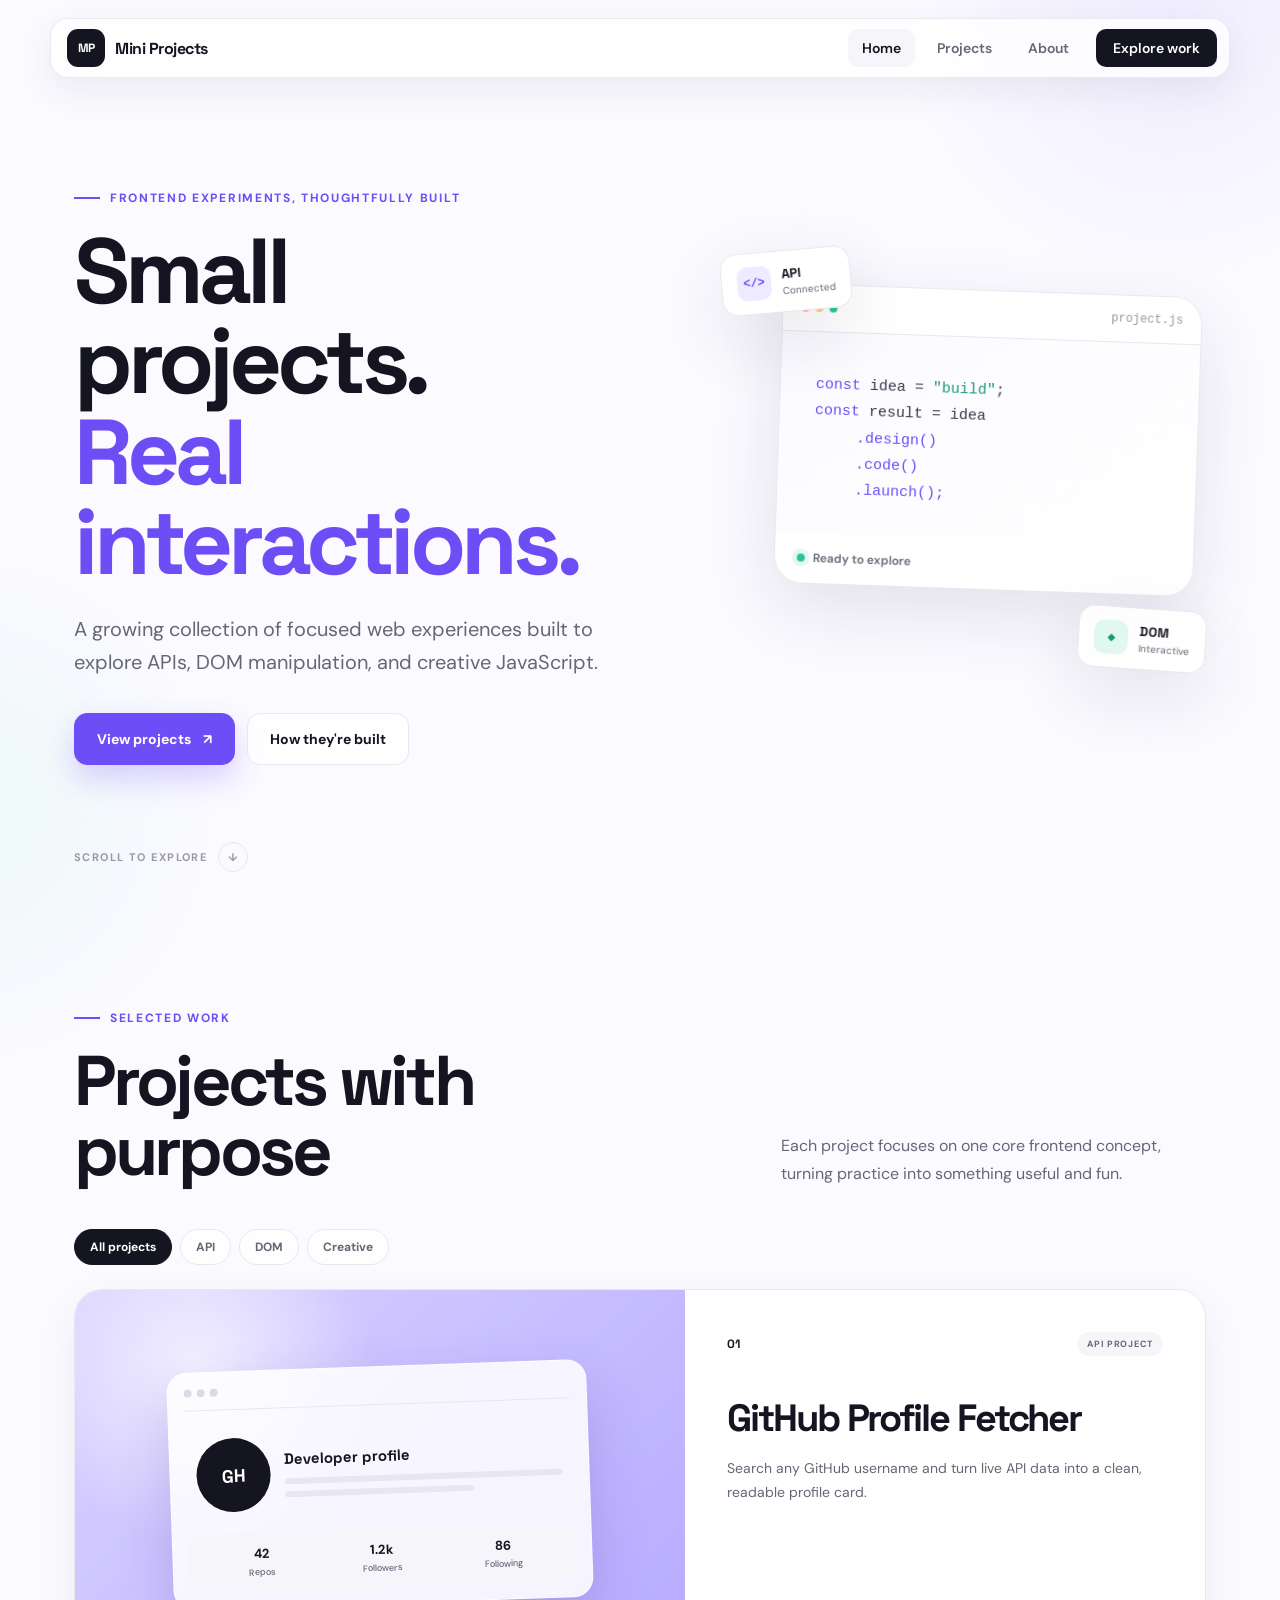
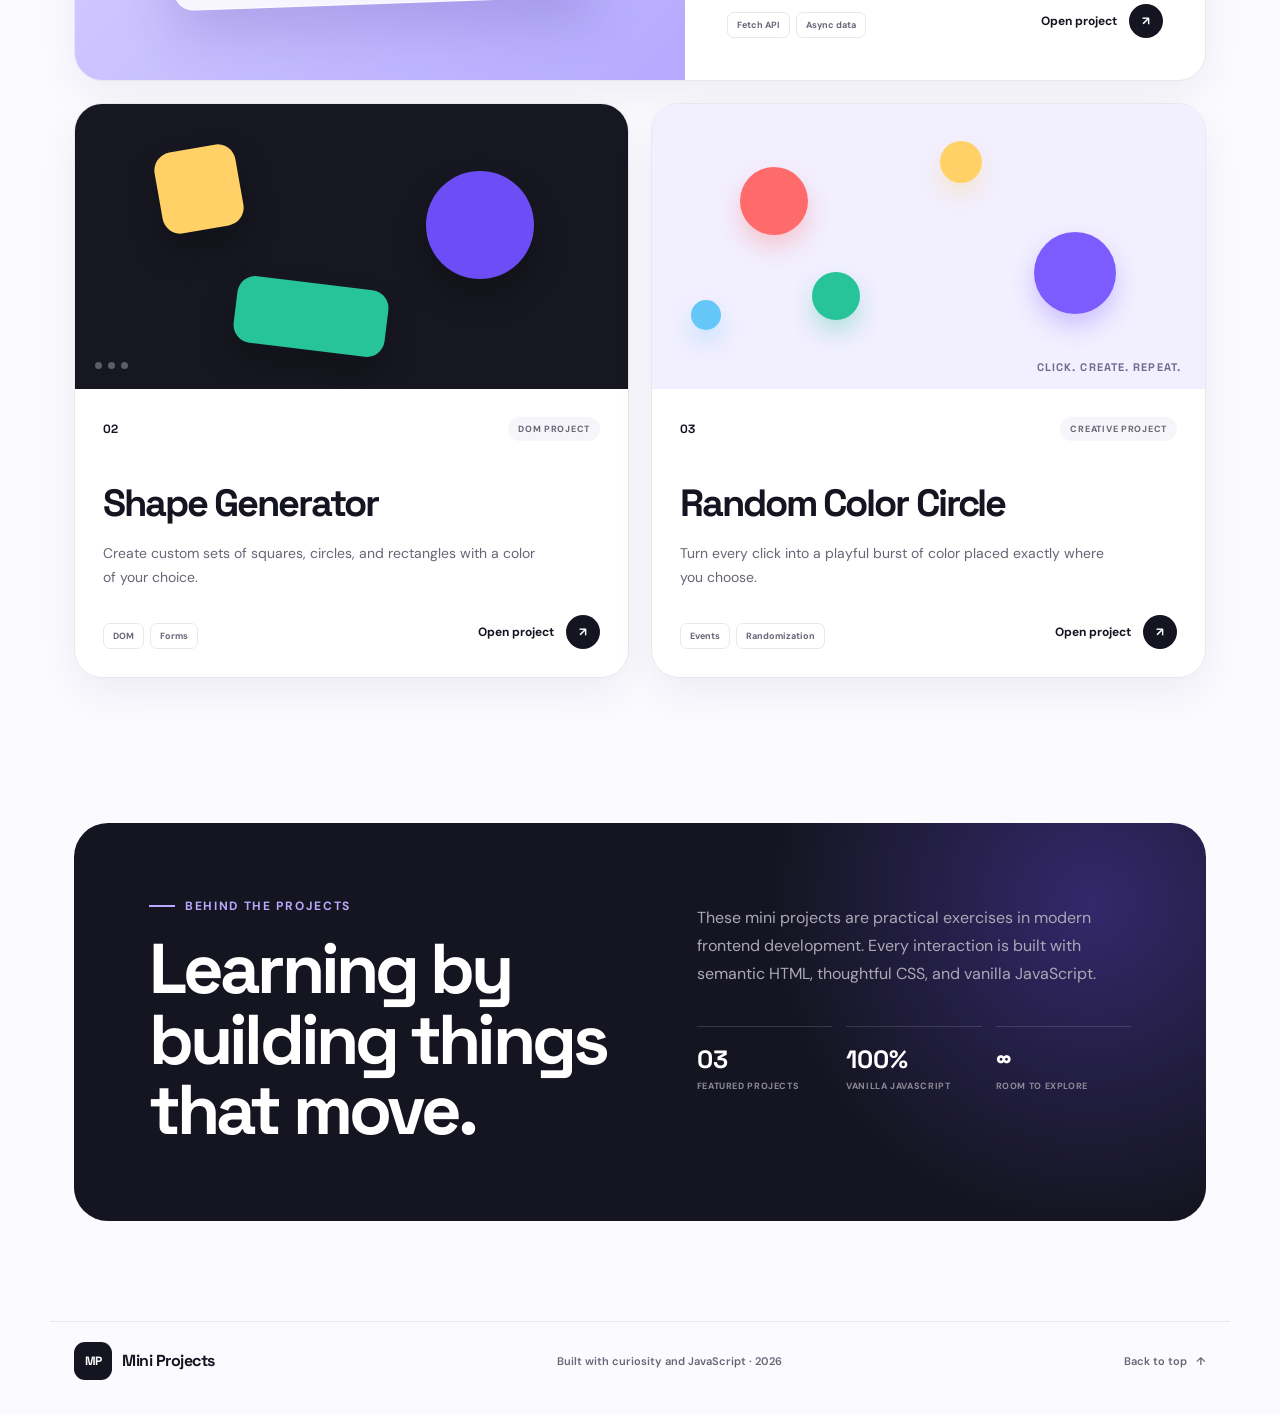
<file: index.html>
<!DOCTYPE html>
<html lang="en">
<head>
    <meta charset="UTF-8">
    <meta name="viewport" content="width=device-width, initial-scale=1.0">
    <meta name="description" content="A curated collection of interactive JavaScript mini projects.">
    <title>Mini Projects | JavaScript Experiments</title>
    <link rel="preconnect" href="https://fonts.googleapis.com">
    <link rel="preconnect" href="https://fonts.gstatic.com" crossorigin>
    <link href="https://fonts.googleapis.com/css2?family=DM+Sans:wght@400;500;600;700&family=Space+Grotesk:wght@500;600;700&display=swap" rel="stylesheet">
    <link rel="stylesheet" href="style.css">
    <script src="script.js" defer></script>
</head>
<body>
    <div class="page-glow page-glow-one" aria-hidden="true"></div>
    <div class="page-glow page-glow-two" aria-hidden="true"></div>

    <header class="site-header">
        <a class="brand" href="#home" aria-label="Mini Projects home">
            <span class="brand-mark" aria-hidden="true">MP</span>
            <span>Mini Projects</span>
        </a>

        <button class="menu-toggle" type="button" aria-expanded="false" aria-controls="site-nav">
            <span class="sr-only">Toggle navigation</span>
            <span></span>
            <span></span>
        </button>

        <nav class="site-nav" id="site-nav" aria-label="Main navigation">
            <a class="nav-link active" href="#home">Home</a>
            <a class="nav-link" href="#projects">Projects</a>
            <a class="nav-link" href="#about">About</a>
            <a class="nav-cta" href="#projects">Explore work</a>
        </nav>
    </header>

    <main>
        <section class="hero" id="home">
            <div class="hero-copy reveal">
                <p class="eyebrow"><span></span> Frontend experiments, thoughtfully built</p>
                <h1>Small projects.<br><em>Real interactions.</em></h1>
                <p class="hero-description">
                    A growing collection of focused web experiences built to explore APIs,
                    DOM manipulation, and creative JavaScript.
                </p>
                <div class="hero-actions">
                    <a class="button button-primary" href="#projects">
                        View projects
                        <span aria-hidden="true">↗</span>
                    </a>
                    <a class="button button-ghost" href="#about">How they're built</a>
                </div>
            </div>

            <div class="hero-visual reveal" aria-label="Decorative code preview">
                <div class="visual-card visual-card-main">
                    <div class="window-bar">
                        <div class="window-dots" aria-hidden="true"><span></span><span></span><span></span></div>
                        <span>project.js</span>
                    </div>
                    <div class="code-lines" aria-hidden="true">
                        <p><span class="code-purple">const</span> idea = <span class="code-green">"build"</span>;</p>
                        <p><span class="code-purple">const</span> result = idea</p>
                        <p class="indent">.design()</p>
                        <p class="indent">.code()</p>
                        <p class="indent">.launch();</p>
                    </div>
                    <div class="status-line"><span></span> Ready to explore</div>
                </div>
                <div class="visual-card visual-card-small card-api">
                    <span class="mini-icon">&lt;/&gt;</span>
                    <div><strong>API</strong><small>Connected</small></div>
                </div>
                <div class="visual-card visual-card-small card-dom">
                    <span class="mini-icon">◆</span>
                    <div><strong>DOM</strong><small>Interactive</small></div>
                </div>
            </div>

            <a class="scroll-cue" href="#projects">
                <span>Scroll to explore</span>
                <span aria-hidden="true">↓</span>
            </a>
        </section>

        <section class="projects-section section-shell" id="projects">
            <div class="section-heading reveal">
                <div>
                    <p class="eyebrow"><span></span> Selected work</p>
                    <h2>Projects with purpose</h2>
                </div>
                <p>Each project focuses on one core frontend concept, turning practice into something useful and fun.</p>
            </div>

            <div class="filter-bar reveal" role="group" aria-label="Filter projects">
                <button class="filter-button active" type="button" data-filter="all">All projects</button>
                <button class="filter-button" type="button" data-filter="api">API</button>
                <button class="filter-button" type="button" data-filter="dom">DOM</button>
                <button class="filter-button" type="button" data-filter="creative">Creative</button>
            </div>

            <div class="project-grid">
                <article class="project-card featured reveal" data-category="api">
                    <div class="project-preview preview-github">
                        <div class="preview-browser">
                            <div class="preview-browser-bar"><span></span><span></span><span></span></div>
                            <div class="github-profile">
                                <div class="avatar-placeholder">GH</div>
                                <div class="profile-lines"><strong>Developer profile</strong><span></span><span></span></div>
                            </div>
                            <div class="profile-stats"><span>42<br><small>Repos</small></span><span>1.2k<br><small>Followers</small></span><span>86<br><small>Following</small></span></div>
                        </div>
                    </div>
                    <div class="project-content">
                        <div class="project-meta">
                            <span class="project-number">01</span>
                            <span class="project-type">API project</span>
                        </div>
                        <h3>GitHub Profile Fetcher</h3>
                        <p>Search any GitHub username and turn live API data into a clean, readable profile card.</p>
                        <div class="project-footer">
                            <ul class="tag-list" aria-label="Technologies used">
                                <li>Fetch API</li>
                                <li>Async data</li>
                            </ul>
                            <a class="project-link" href="github-profile-fetcher/index.html" aria-label="Open GitHub Profile Fetcher">
                                <span>Open project</span><span aria-hidden="true">↗</span>
                            </a>
                        </div>
                    </div>
                </article>

                <article class="project-card reveal" data-category="dom">
                    <div class="project-preview preview-shapes">
                        <span class="shape shape-square"></span>
                        <span class="shape shape-circle"></span>
                        <span class="shape shape-rectangle"></span>
                        <div class="shape-controls"><span></span><span></span><span></span></div>
                    </div>
                    <div class="project-content">
                        <div class="project-meta">
                            <span class="project-number">02</span>
                            <span class="project-type">DOM project</span>
                        </div>
                        <h3>Shape Generator</h3>
                        <p>Create custom sets of squares, circles, and rectangles with a color of your choice.</p>
                        <div class="project-footer">
                            <ul class="tag-list" aria-label="Technologies used">
                                <li>DOM</li>
                                <li>Forms</li>
                            </ul>
                            <a class="project-link" href="shape-generator/index.html" aria-label="Open Shape Generator">
                                <span>Open project</span><span aria-hidden="true">↗</span>
                            </a>
                        </div>
                    </div>
                </article>

                <article class="project-card reveal" data-category="creative">
                    <div class="project-preview preview-circles">
                        <span style="--x: 16%; --y: 22%; --size: 68px; --color: #ff6b6b"></span>
                        <span style="--x: 52%; --y: 13%; --size: 42px; --color: #ffd166"></span>
                        <span style="--x: 69%; --y: 45%; --size: 82px; --color: #7c5cff"></span>
                        <span style="--x: 29%; --y: 59%; --size: 48px; --color: #27c499"></span>
                        <span style="--x: 7%; --y: 69%; --size: 30px; --color: #65c7f7"></span>
                        <p>Click. Create. Repeat.</p>
                    </div>
                    <div class="project-content">
                        <div class="project-meta">
                            <span class="project-number">03</span>
                            <span class="project-type">Creative project</span>
                        </div>
                        <h3>Random Color Circle</h3>
                        <p>Turn every click into a playful burst of color placed exactly where you choose.</p>
                        <div class="project-footer">
                            <ul class="tag-list" aria-label="Technologies used">
                                <li>Events</li>
                                <li>Randomization</li>
                            </ul>
                            <a class="project-link" href="random-color-circle/index.html" aria-label="Open Random Color Circle">
                                <span>Open project</span><span aria-hidden="true">↗</span>
                            </a>
                        </div>
                    </div>
                </article>
            </div>

            <p class="empty-state" hidden>No projects match this filter yet.</p>
        </section>

        <section class="about-section section-shell" id="about">
            <div class="about-card reveal">
                <div>
                    <p class="eyebrow eyebrow-light"><span></span> Behind the projects</p>
                    <h2>Learning by building things that move.</h2>
                </div>
                <div class="about-copy">
                    <p>
                        These mini projects are practical exercises in modern frontend development.
                        Every interaction is built with semantic HTML, thoughtful CSS, and vanilla JavaScript.
                    </p>
                    <div class="about-stats">
                        <div><strong>03</strong><span>Featured projects</span></div>
                        <div><strong>100%</strong><span>Vanilla JavaScript</span></div>
                        <div><strong>∞</strong><span>Room to explore</span></div>
                    </div>
                </div>
            </div>
        </section>
    </main>

    <footer class="site-footer section-shell">
        <a class="brand" href="#home">
            <span class="brand-mark" aria-hidden="true">MP</span>
            <span>Mini Projects</span>
        </a>
        <p>Built with curiosity and JavaScript · <span id="current-year"></span></p>
        <a class="back-to-top" href="#home">Back to top <span aria-hidden="true">↑</span></a>
    </footer>
</body>
</html>
</file>
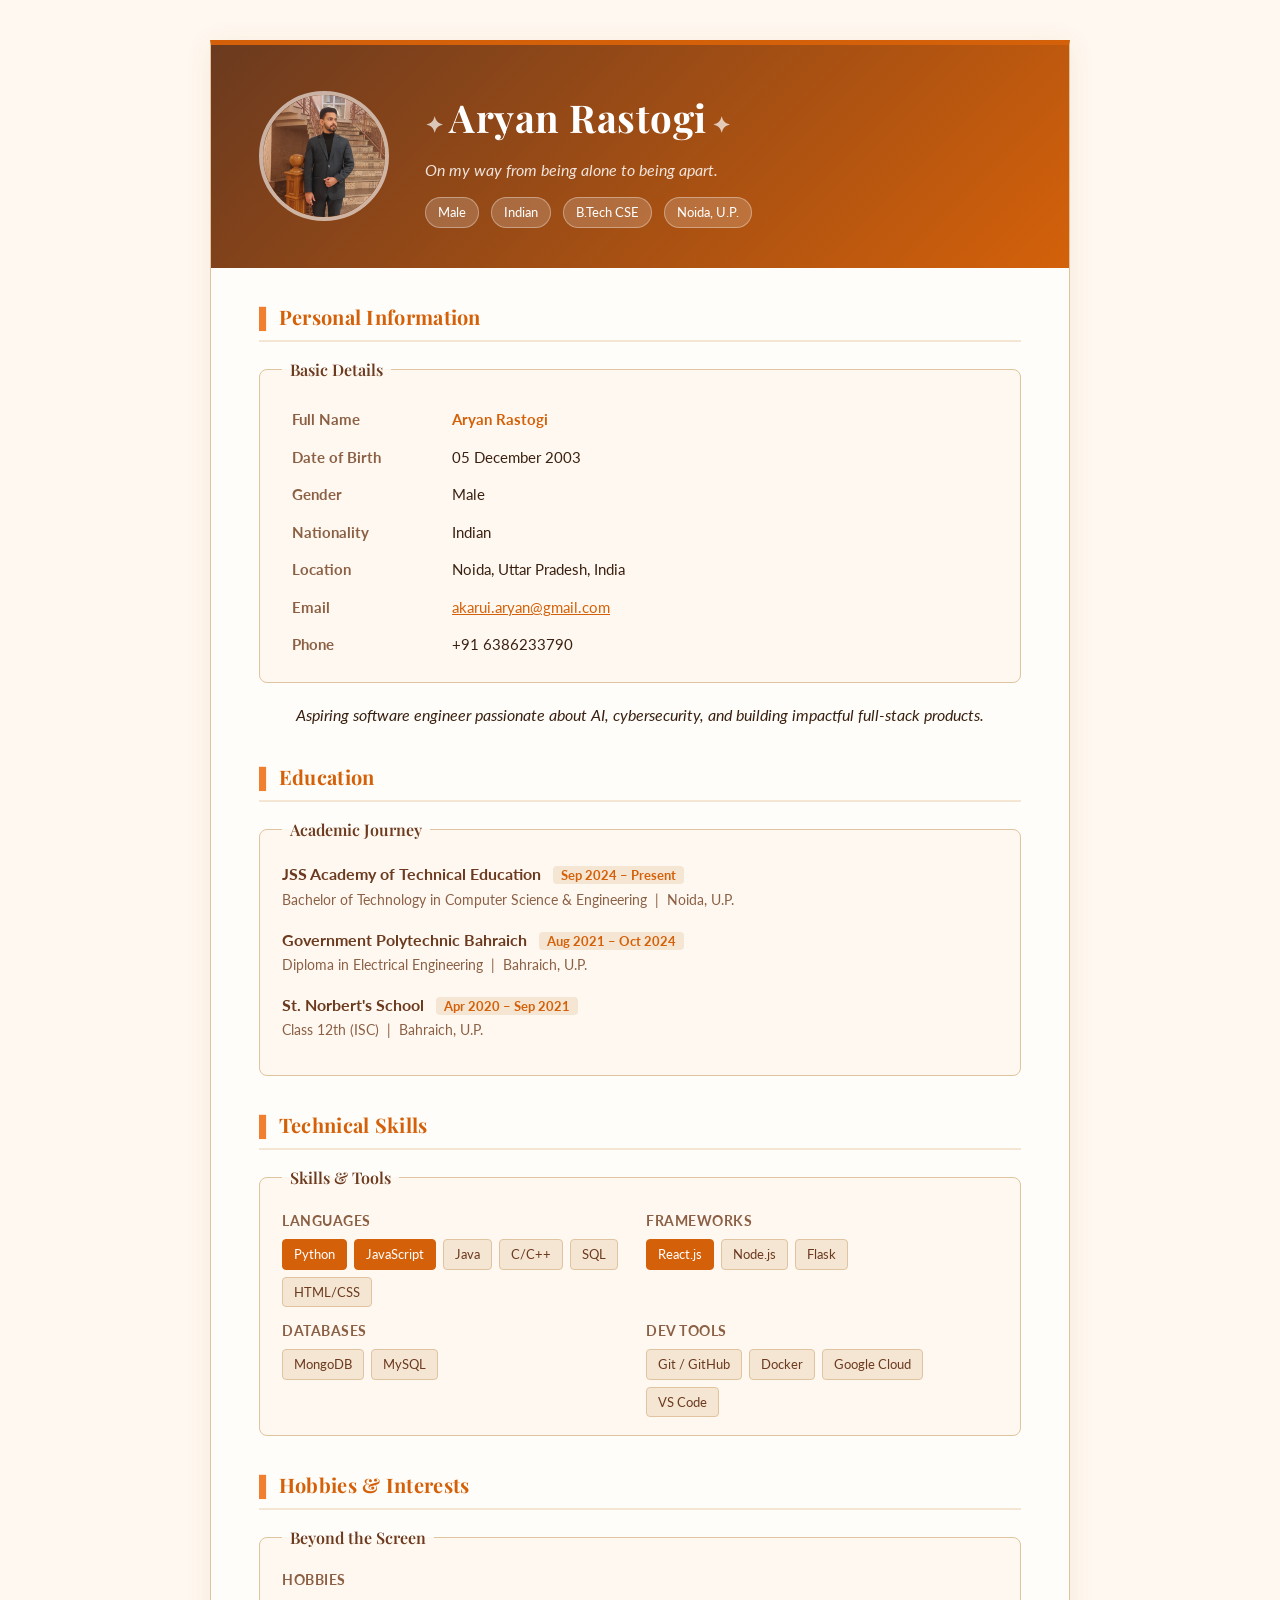
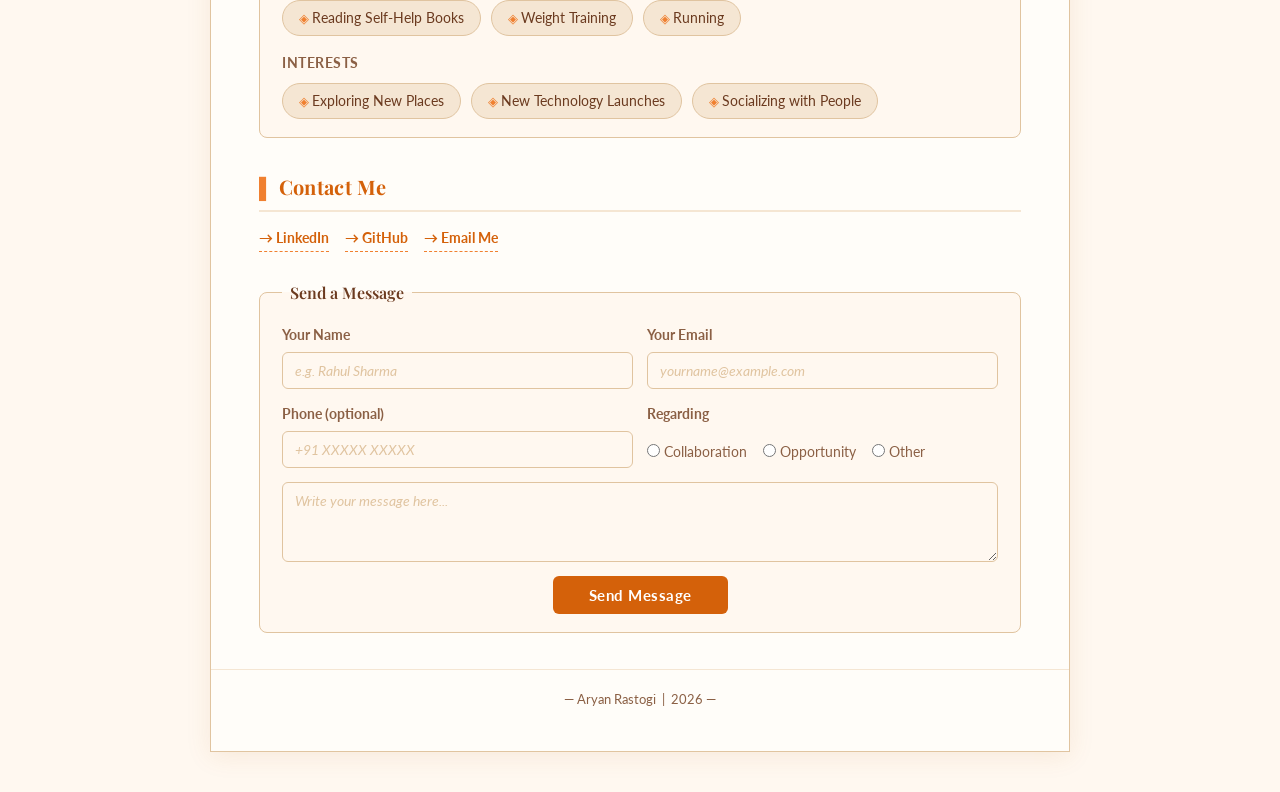
<file: Biodata/index.html>
<!DOCTYPE html>
<html lang="en">
<head>
    <meta charset="UTF-8">
    <meta name="viewport" content="width=device-width, initial-scale=1.0">
    <title>Aryan Rastogi - Personal Biodata</title>
    <link href="https://fonts.googleapis.com/css2?family=Playfair+Display:wght@400;600;700&family=Lato:wght@300;400;700&display=swap" rel="stylesheet">
    <link rel="stylesheet" href="style.css">
</head>
<body>

<div class="page">

    <!-- HERO HEADER -->
    <div class="hero">
        <img src="myImg.jpeg" alt="Aryan Rastogi">
        <div class="hero-text">
            <h1>Aryan Rastogi</h1>
            <p class="tagline"><em>On my way from being alone to being apart.</em></p>
            <div class="badge-row">
                <span class="badge">Male</span>
                <span class="badge">Indian</span>
                <span class="badge">B.Tech CSE</span>
                <span class="badge">Noida, U.P.</span>
            </div>
        </div>
    </div>

    <div class="content">

        <!-- PERSONAL INFORMATION -->
        <h2>Personal Information</h2>
        <fieldset>
            <legend>Basic Details</legend>
            <table class="info-table">
                <tr>
                    <td>Full Name</td>
                    <td id="highlight">Aryan Rastogi</td>
                </tr>
                <tr>
                    <td>Date of Birth</td>
                    <td>05 December 2003</td>
                </tr>
                <tr>
                    <td>Gender</td>
                    <td>Male</td>
                </tr>
                <tr>
                    <td>Nationality</td>
                    <td>Indian</td>
                </tr>
                <tr>
                    <td>Location</td>
                    <td>Noida, Uttar Pradesh, India</td>
                </tr>
                <tr>
                    <td>Email</td>
                    <td><a href="mailto:akarui.aryan@gmail.com" style="color:var(--orange);">akarui.aryan@gmail.com</a></td>
                </tr>
                <tr>
                    <td>Phone</td>
                    <td>+91 6386233790</td>
                </tr>
            </table>
        </fieldset>

        <p align="center"><em>Aspiring software engineer passionate about AI, cybersecurity, and building impactful full-stack products.</em></p>

        <!-- EDUCATION -->
        <h2>Education</h2>
        <fieldset>
            <legend>Academic Journey</legend>
            <div class="edu-item">
                <h3>JSS Academy of Technical Education <span class="year">Sep 2024 – Present</span></h3>
                <p>Bachelor of Technology in Computer Science &amp; Engineering &nbsp;|&nbsp; Noida, U.P.</p>
            </div>
            <div class="edu-item">
                <h3>Government Polytechnic Bahraich <span class="year">Aug 2021 – Oct 2024</span></h3>
                <p>Diploma in Electrical Engineering &nbsp;|&nbsp; Bahraich, U.P.</p>
            </div>
            <div class="edu-item">
                <h3>St. Norbert's School <span class="year">Apr 2020 – Sep 2021</span></h3>
                <p>Class 12th (ISC) &nbsp;|&nbsp; Bahraich, U.P.</p>
            </div>
        </fieldset>

        <!-- TECHNICAL SKILLS -->
        <h2>Technical Skills</h2>
        <fieldset>
            <legend>Skills &amp; Tools</legend>
            <div class="skills-grid">
                <div class="skill-group">
                    <p>Languages</p>
                    <ul class="tag-list">
                        <li data-type="primary">Python</li>
                        <li data-type="primary">JavaScript</li>
                        <li>Java</li>
                        <li>C/C++</li>
                        <li>SQL</li>
                        <li>HTML/CSS</li>
                    </ul>
                </div>
                <div class="skill-group">
                    <p>Frameworks</p>
                    <ul class="tag-list">
                        <li data-type="primary">React.js</li>
                        <li>Node.js</li>
                        <li>Flask</li>
                    </ul>
                </div>
                <div class="skill-group">
                    <p>Databases</p>
                    <ul class="tag-list">
                        <li>MongoDB</li>
                        <li>MySQL</li>
                    </ul>
                </div>
                <div class="skill-group">
                    <p>Dev Tools</p>
                    <ul class="tag-list">
                        <li>Git / GitHub</li>
                        <li>Docker</li>
                        <li>Google Cloud</li>
                        <li>VS Code</li>
                    </ul>
                </div>
            </div>
        </fieldset>

        <!-- HOBBIES & INTERESTS -->
        <h2>Hobbies &amp; Interests</h2>
        <fieldset>
            <legend>Beyond the Screen</legend>

            <p style="font-weight:700; font-size:0.85rem; color:var(--muted); margin-bottom:8px; text-transform:uppercase; letter-spacing:0.5px;">Hobbies</p>
            <ul class="hobbies">
                <li>Reading Self-Help Books</li>
                <li>Weight Training</li>
                <li>Running</li>
            </ul>

            <p style="font-weight:700; font-size:0.85rem; color:var(--muted); margin-top:16px; margin-bottom:8px; text-transform:uppercase; letter-spacing:0.5px;">Interests</p>
            <ul class="hobbies">
                <li>Exploring New Places</li>
                <li>New Technology Launches</li>
                <li>Socializing with People</li>
            </ul>
        </fieldset>

        <!-- CONTACT -->
        <h2>Contact Me</h2>

        <div class="social-links">
            <a href="https://linkedin.com/in/aryan-rastogi" target="_blank">LinkedIn</a>
            <a href="https://github.com/aryanrastogi77" target="_blank">GitHub</a>
            <a href="mailto:akarui.aryan@gmail.com">Email Me</a>
        </div>

        <br>
        <fieldset>
            <legend>Send a Message</legend>
            <form action="">
                <div class="contact-grid">
                    <div class="form-group">
                        <label for="senderName">Your Name</label>
                        <input type="text" id="senderName" placeholder="e.g. Rahul Sharma">
                    </div>
                    <div class="form-group">
                        <label for="senderEmail">Your Email</label>
                        <input type="email" id="senderEmail" placeholder="yourname@example.com">
                    </div>
                    <div class="form-group">
                        <label for="senderPhone">Phone (optional)</label>
                        <input type="tel" id="senderPhone" placeholder="+91 XXXXX XXXXX">
                    </div>
                    <div class="form-group">
                        <label>Regarding</label>
                        <div style="display:flex; gap:16px; align-items:center; margin-top:6px;">
                            <span>
                                <input type="radio" id="collab" name="regarding" value="collab">
                                <label for="collab" style="font-weight:400; font-size:0.88rem;">Collaboration</label>
                            </span>
                            <span>
                                <input type="radio" id="opportunity" name="regarding" value="opportunity">
                                <label for="opportunity" style="font-weight:400; font-size:0.88rem;">Opportunity</label>
                            </span>
                            <span>
                                <input type="radio" id="other_r" name="regarding" value="other">
                                <label for="other_r" style="font-weight:400; font-size:0.88rem;">Other</label>
                            </span>
                        </div>
                    </div>
                    <textarea placeholder="Write your message here..."></textarea>
                </div>
                <input type="submit" value="Send Message">
            </form>
        </fieldset>

    </div><!-- /content -->

    <footer>Aryan Rastogi &nbsp;|&nbsp; 2026</footer>

</div><!-- /page -->

</body>
</html>
</file>
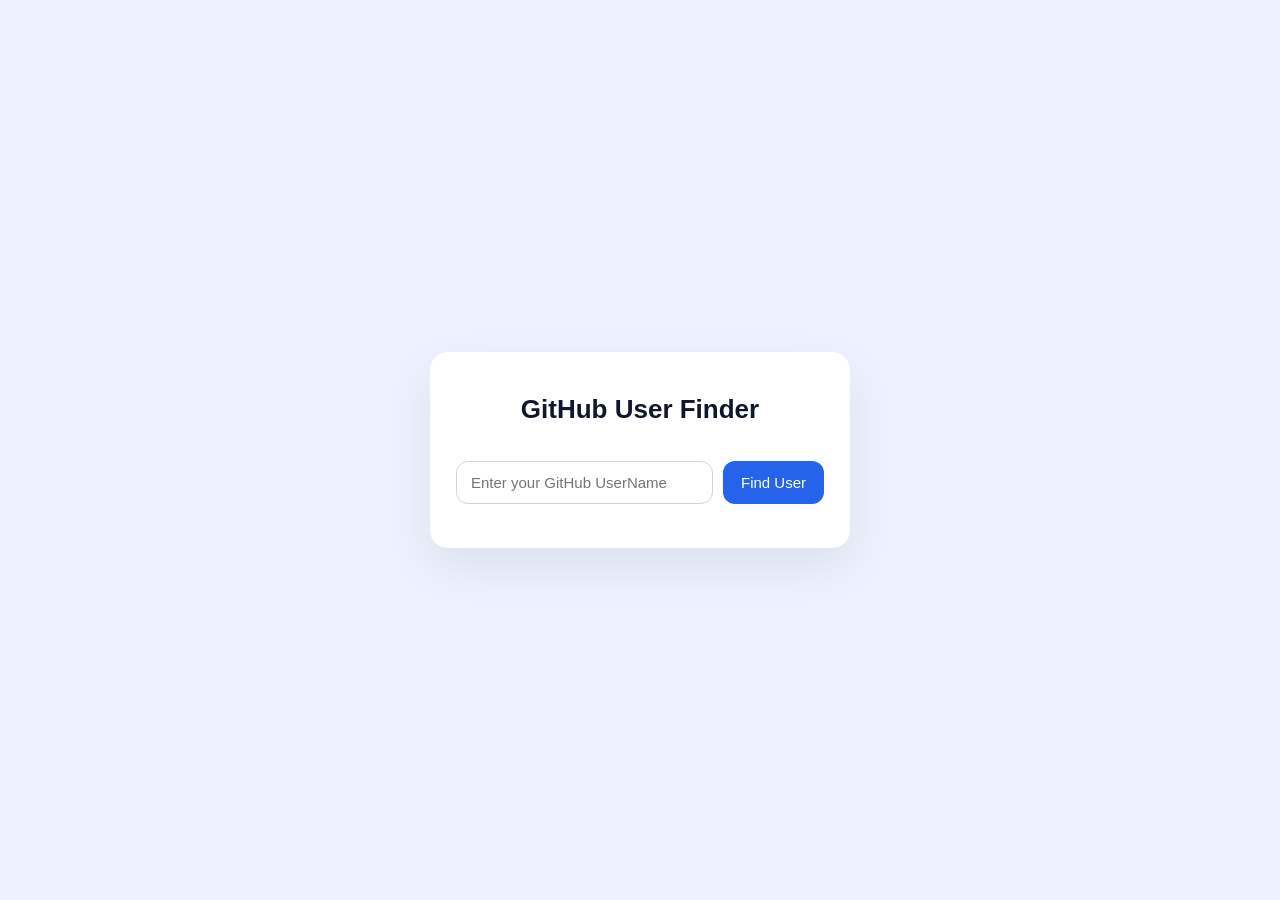
<file: github-profile-fetcher/index.html>
<!DOCTYPE html>
<html lang="en">
<head>
    <meta charset="UTF-8">
    <meta name="viewport" content="width=device-width, initial-scale=1.0">
    <title>GitHub Profile Finder</title>
    <style>
        :root {
            --bg: #eef2ff;
            --card: #ffffff;
            --primary: #2563eb;
            --primary-hover: #1d4ed8;
            --border: #cbd5e1;
            --text: #0f172a;
            --muted: #64748b;
            --surface: #f8fafc;
            --danger: #dc2626;
        }

        * {
            box-sizing: border-box;
        }

        body {
            margin: 0;
            min-height: 100vh;
            font-family: Arial, sans-serif;
            background: var(--bg);
            display: flex;
            align-items: center;
            justify-content: center;
        }

        h1 {
            margin: 0 0 20px;
            padding: 16px 0;
            font-size: 26px;
            text-align: center;
            color: var(--text);
        }

        .container {
            width: 100%;
            max-width: 420px;
            padding: 26px;
            border-radius: 18px;
            background: var(--card);
            box-shadow: 0 18px 50px rgba(0, 0, 0, 0.08);
        }

        .search-box {
            display: flex;
            gap: 10px;
            margin-bottom: 18px;
        }

        input,
        button {
            font-size: 15px;
            outline: none;
        }

        input {
            flex: 1;
            padding: 12px 14px;
            border-radius: 12px;
            border: 1px solid var(--border);
        }

        button {
            padding: 12px 18px;
            border-radius: 12px;
            border: none;
            background: var(--primary);
            color: #ffffff;
            cursor: pointer;
            transition: 0.2s ease;
        }

        button:hover {
            background: var(--primary-hover);
        }

        .profile {
            text-align: center;
        }

        .profile img {
            width: 120px;
            height: 120px;
            margin-bottom: 16px;
            border-radius: 999px;
            object-fit: cover;
            border: 4px solid var(--bg);
        }

        .profile h2 {
            margin: 0;
            font-size: 24px;
            color: var(--text);
        }

        .profile p {
            margin: 10px 0 0;
            color: #475569;
            line-height: 1.5;
        }

        .stats {
            display: grid;
            grid-template-columns: repeat(3, minmax(0, 1fr));
            gap: 12px;
            margin-top: 18px;
        }

        .stat {
            padding: 14px 10px;
            border-radius: 14px;
            background: var(--surface);
        }

        .stat strong {
            display: block;
            font-size: 18px;
            color: #111827;
        }

        .stat span {
            display: block;
            margin-top: 4px;
            color: var(--muted);
        }

        .error {
            margin-top: 16px;
            text-align: center;
            color: var(--danger);
        }
    </style>
</head>
<body>
    
    <div class="container">
        <h1>GitHub User Finder</h1>
        <div class="search-box">
            <input type="text" id="userid" placeholder="Enter your GitHub UserName"/>
            <button id="btn">Find User</button>
        </div>
        <div id="result"></div>
    </div>
    <script>
        const btn = document.querySelector("#btn");
        const input = document.querySelector("#userid");
        const result = document.querySelector("#result");

        btn.addEventListener("click", () => {
            const username = input.value.trim();
            result.innerHTML = "";

            if (!username) {
                result.innerHTML = '<p class="error">Please enter a GitHub username.</p>';
                return;
            }

            fetch(`https://api.github.com/users/${username}`)
                .then((res) => res.json())
                .then((data) => {
                    if (data.message) {
                        result.innerHTML = `<p class="error">${data.message}</p>`;
                        return;
                    }

                    const profile = document.createElement("div");
                    profile.className = "profile";
                    profile.innerHTML = `
                        <img src="${data.avatar_url}" alt="${data.login} avatar" />
                        <h2>${data.name || data.login}</h2>
                        <p>${data.bio || "No bio available."}</p>
                        <div class="stats">
                            <div class="stat"><strong>${data.followers}</strong><span>Followers</span></div>
                            <div class="stat"><strong>${data.following}</strong><span>Following</span></div>
                            <div class="stat"><strong>${data.public_repos}</strong><span>Repos</span></div>
                        </div>
                    `;
                    result.appendChild(profile);
                })
                .catch((err) => {
                    result.innerHTML = '<p class="error">Unable to fetch profile.</p>';
                    console.log(err);
                });
        });
    </script>
</body>
</html>
</file>
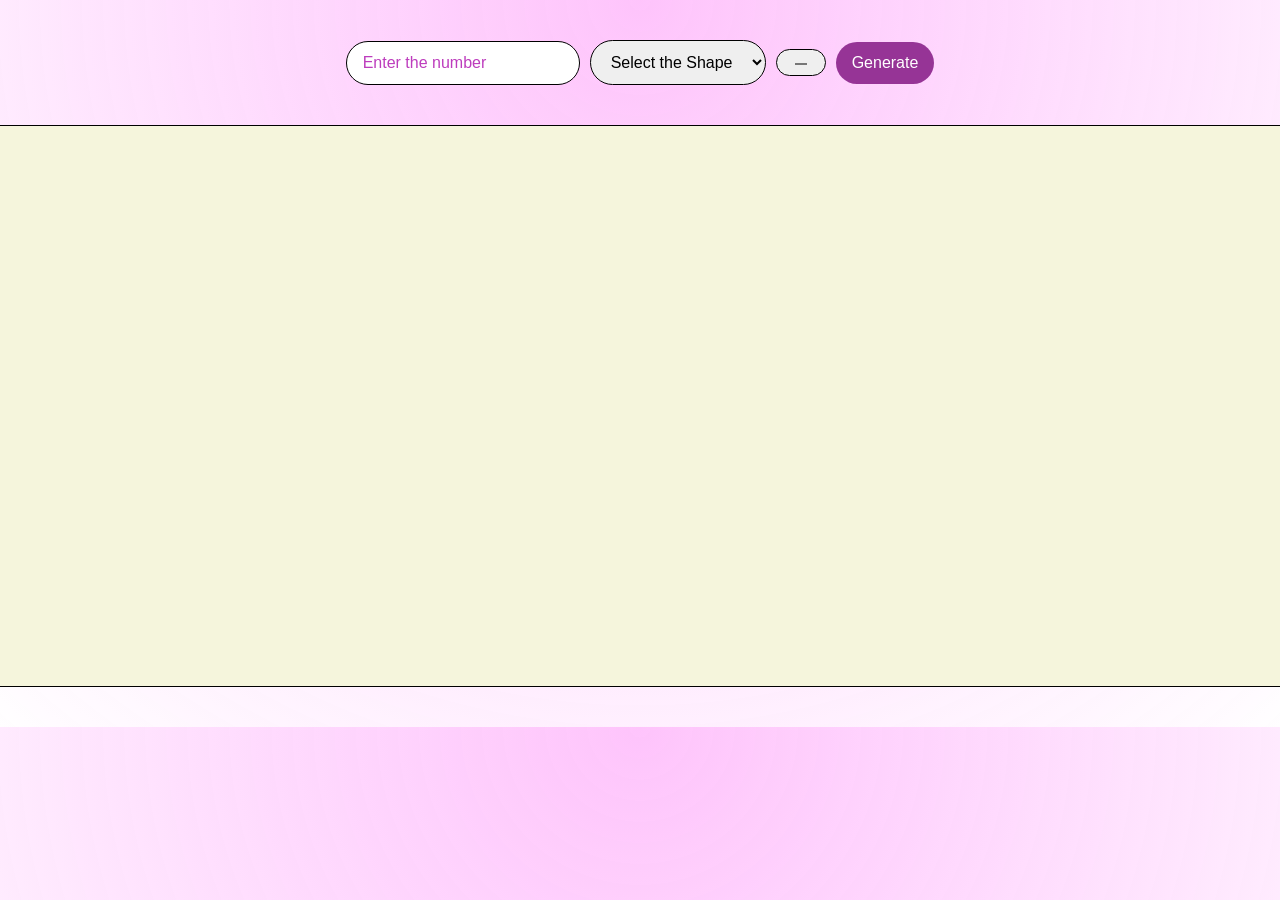
<file: shape-generator/index.html>
<!DOCTYPE html>
<html lang="en">
<head>
    <meta charset="UTF-8">
    <meta name="viewport" content="width=device-width, initial-scale=1.0">
    <title>Shape Generator</title>
    <style>
        body{
            background: radial-gradient(circle at top, rgba(254, 196, 252, 0.8), rgba(255, 255, 255, 0.98));
            background-color: rgb(254, 196, 252);
            display: flex;
            flex-direction: column;
            align-items: center;
            padding: 40px 0;
            margin: 0;
        }

        .controls{
            display: flex;
            align-items: center;
            gap: 10px;
            margin-bottom: 20px;
            flex-wrap: wrap;
            justify-content: center;
            width: 100%;
            max-width: 900px;
        }

        input,
        select,
        button{
            padding: 12px 16px;
            border: 1px solid;
            border-radius: 999px;
            outline: none;
            font-size: 16px;
        }

        input::placeholder{
            color: rgb(189, 60, 189);
        }

        button{
            cursor: pointer;
            background-color: rgb(150, 52, 150);
            color: white;
            border: none;
        }

        .square{
            width: 100px;
            height: 100px;
            background: orange;
            margin: 10px;
            display: inline-block;
        }

        .circle{
            width: 100px;
            height: 100px;
            border-radius: 50%;
            margin: 10px;
            display: inline-block;
            background: blue;
        }

        .rectangle{
            width: 200px;
            height: 100px;
            background: aquamarine;
            margin: 10px;
            display: inline-block;
        }

        .container{
            width: 1400px;
            min-height: 520px;
            background: beige;
            border: 1px solid;
            padding: 20px;
            margin-top: 20px;
            display: flex;
            flex-wrap: wrap;
            justify-content: center;
            align-content: flex-start;
        }
    </style>
</head>
<body>
    <div class="controls">
        <input type="text" id="shapeNum" placeholder="Enter the number"/>
        <select name="shapename" id="shapeName">
            <option value="">Select the Shape</option>
            <option value="square">Square</option>
            <option value="circle">Circle</option>
            <option value="rectangle">Rectangle</option>
        </select>
        <input type="color" id="shapeColor">
        <button id="btn">Generate</button>
    </div>
    <div class="container"></div>

    <script>
        const btn = document.querySelector("#btn");
        btn.addEventListener("click",(e)=>{
            document.querySelector(".container").innerHTML="";
            const shapeNum = document.querySelector("#shapeNum").value;
            const shapeName = document.querySelector("#shapeName").value;
            const shapeColor = document.querySelector("#shapeColor").value;
            //console.log(shapeNum,shapeName,shapeColor);
            for(let i=0;i<shapeNum;i++){
                const ele = document.createElement("div");
                ele.classList.add(shapeName);
                ele.style.backgroundColor = shapeColor;

                document.querySelector(".container").appendChild(ele);
            }
        })
    </script>
</body>
</html>
</file>
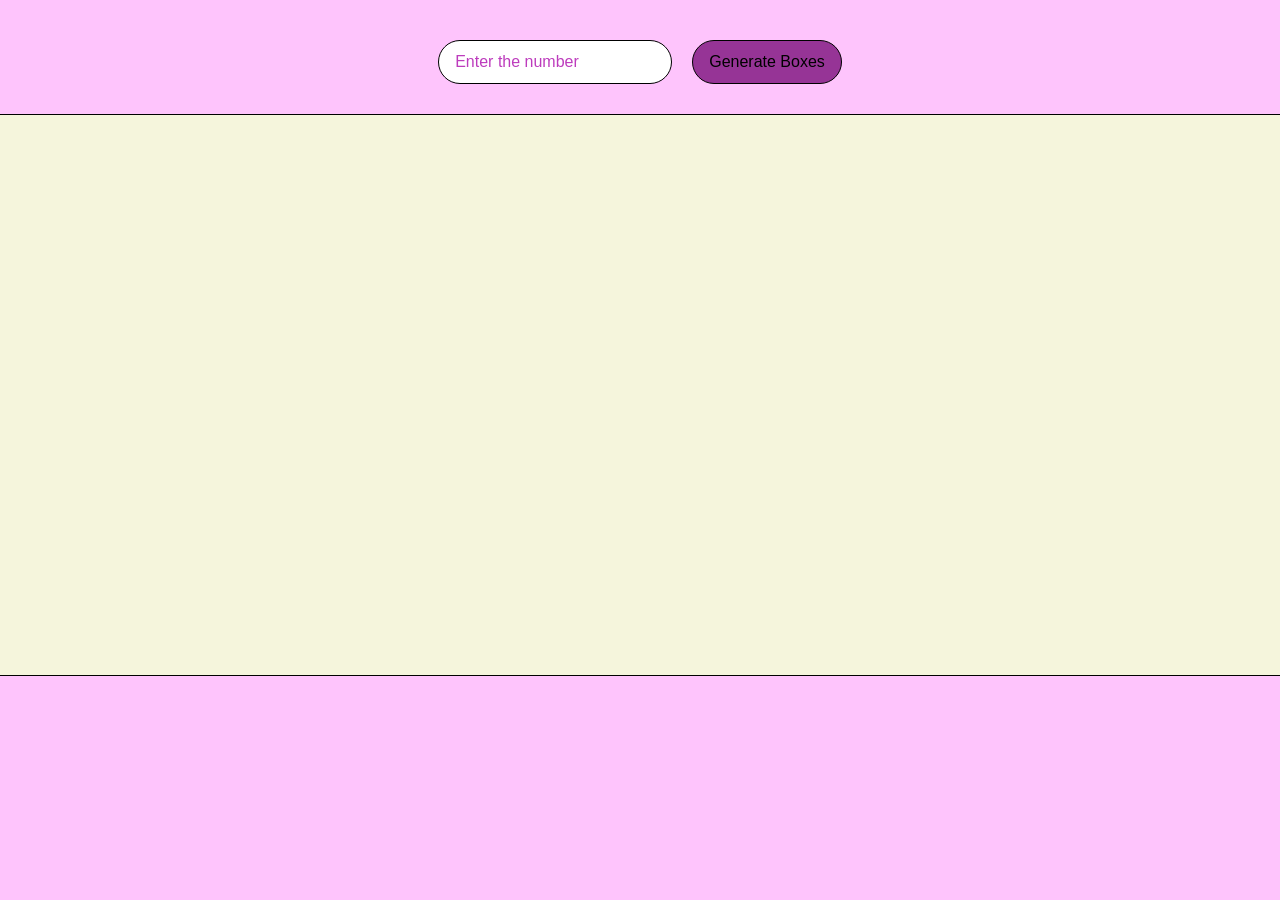
<file: square_generator.html>
<!DOCTYPE html>
<html lang="en">
<head>
    <meta charset="UTF-8">
    <meta name="viewport" content="width=device-width, initial-scale=1.0">
    <title>Square Generator</title>
    <style>
        body{
            background: radial-gradient(circle at top);
            background-color: rgb(254, 196, 252);
            display: flex;
            flex-direction: column;
            align-items: center;
            padding: 40px 0;
            margin: 0;
        }
        input,
        button{
            padding: 12px 16px;
            border: 1px solid; 
            border-radius: 999px;
            outline: none;
            font-size: 16px;
        }

        .controls{
            display: flex;
            align-items: center;
            gap: 10px;
            margin-bottom: 10px;
        }

        input{
            width: 200px;
            margin-right: 10px;
        }

        input::placeholder{
            color: rgb(189, 60, 189);
        }
        button{
            cursor: pointer;
            background-color: rgb(150, 52, 150);
        }
    
        .square{
            width: 100px;
            height: 100px;
            background: orange;
            margin: 10px;
            display: inline-block;
        }
        .container{
            width: 1400px;
            min-height: 520px;
            background: beige;
            border: 1px solid ;
            padding: 20px;
            margin-top: 20px;
            display: flex;
            flex-wrap: wrap;
            justify-content: center;
            align-content: flex-start;
        }
    </style>
</head>
<body>
    <div class="controls">
        <input type="text" id="inputvalue" placeholder="Enter the number"/>
        <button id="btn">Generate Boxes</button>
    </div>
    <div class="container">
    </div>
    <script>
        const btn = document.querySelector("#btn");
        //console.log(btn);
        btn.addEventListener("click",(e)=>{
            const shapeNum = document.querySelector("#inputvalue").value;
            //console.log(shapeNum);
            for(let i=0;i<shapeNum;i++){
                const ele = document.createElement("div");
                ele.classList.add("square");
                document.querySelector(".container").appendChild(ele);
            }
        })
    </script>
    
</body>
</html>
</file>
<file: style.css>
:root {
    --ink: #151521;
    --muted: #666677;
    --surface: #ffffff;
    --surface-soft: #f6f5fa;
    --line: #e8e6ee;
    --purple: #6c4df6;
    --purple-dark: #5132d4;
    --purple-soft: #eeeaff;
    --green: #27c499;
    --shadow: 0 24px 70px rgba(31, 24, 61, 0.11);
    --radius-lg: 28px;
    --radius-md: 20px;
}

* {
    box-sizing: border-box;
}

html {
    scroll-behavior: smooth;
}

body {
    margin: 0;
    overflow-x: hidden;
    background: #fbfaff;
    color: var(--ink);
    font-family: "DM Sans", sans-serif;
}

button,
a {
    font: inherit;
}

a {
    color: inherit;
    text-decoration: none;
}

button {
    color: inherit;
}

.sr-only {
    position: absolute;
    width: 1px;
    height: 1px;
    padding: 0;
    margin: -1px;
    overflow: hidden;
    clip: rect(0, 0, 0, 0);
    white-space: nowrap;
    border: 0;
}

.page-glow {
    position: fixed;
    z-index: -1;
    width: 520px;
    height: 520px;
    border-radius: 50%;
    filter: blur(20px);
    opacity: 0.45;
    pointer-events: none;
}

.page-glow-one {
    top: -250px;
    right: -150px;
    background: radial-gradient(circle, #e2dbff 0, rgba(226, 219, 255, 0) 70%);
}

.page-glow-two {
    top: 550px;
    left: -300px;
    background: radial-gradient(circle, #d9f8ef 0, rgba(217, 248, 239, 0) 70%);
}

.site-header {
    position: fixed;
    z-index: 20;
    top: 18px;
    left: 50%;
    display: flex;
    width: min(1180px, calc(100% - 32px));
    align-items: center;
    justify-content: space-between;
    padding: 10px 12px 10px 16px;
    border: 1px solid rgba(232, 230, 238, 0.85);
    border-radius: 18px;
    background: rgba(255, 255, 255, 0.76);
    box-shadow: 0 12px 36px rgba(31, 24, 61, 0.07);
    backdrop-filter: blur(18px);
    transform: translateX(-50%);
}

.brand {
    display: inline-flex;
    align-items: center;
    gap: 10px;
    font-family: "Space Grotesk", sans-serif;
    font-weight: 700;
    letter-spacing: -0.03em;
}

.brand-mark {
    display: grid;
    width: 38px;
    height: 38px;
    place-items: center;
    border-radius: 11px;
    background: var(--ink);
    color: #fff;
    font-size: 12px;
    letter-spacing: -0.06em;
}

.site-nav {
    display: flex;
    align-items: center;
    gap: 8px;
}

.nav-link,
.nav-cta {
    padding: 10px 14px;
    border-radius: 10px;
    color: var(--muted);
    font-size: 14px;
    font-weight: 600;
    transition: 180ms ease;
}

.nav-link:hover,
.nav-link.active {
    color: var(--ink);
    background: var(--surface-soft);
}

.nav-cta {
    margin-left: 5px;
    padding-inline: 17px;
    background: var(--ink);
    color: #fff;
}

.nav-cta:hover {
    background: var(--purple);
}

.menu-toggle {
    display: none;
}

.hero {
    position: relative;
    display: grid;
    min-height: 100vh;
    max-width: 1180px;
    margin: 0 auto;
    padding: 155px 24px 100px;
    grid-template-columns: 1.08fr 0.92fr;
    align-items: center;
    gap: 60px;
}

.eyebrow {
    display: flex;
    align-items: center;
    gap: 10px;
    margin: 0 0 20px;
    color: var(--purple);
    font-size: 12px;
    font-weight: 700;
    letter-spacing: 0.14em;
    text-transform: uppercase;
}

.eyebrow span {
    width: 26px;
    height: 2px;
    background: currentColor;
}

h1,
h2,
h3 {
    margin: 0;
    font-family: "Space Grotesk", sans-serif;
    letter-spacing: -0.055em;
}

h1 {
    max-width: 720px;
    font-size: clamp(56px, 7.2vw, 102px);
    line-height: 0.98;
}

h1 em {
    color: var(--purple);
    font-style: normal;
}

.hero-description {
    max-width: 590px;
    margin: 26px 0 0;
    color: var(--muted);
    font-size: clamp(17px, 2vw, 20px);
    line-height: 1.65;
}

.hero-actions {
    display: flex;
    flex-wrap: wrap;
    gap: 12px;
    margin-top: 34px;
}

.button {
    display: inline-flex;
    align-items: center;
    justify-content: center;
    gap: 12px;
    min-height: 52px;
    padding: 0 22px;
    border: 1px solid var(--line);
    border-radius: 13px;
    font-size: 14px;
    font-weight: 700;
    transition: transform 180ms ease, background 180ms ease, color 180ms ease;
}

.button:hover {
    transform: translateY(-2px);
}

.button-primary {
    border-color: var(--purple);
    background: var(--purple);
    color: #fff;
    box-shadow: 0 14px 30px rgba(108, 77, 246, 0.24);
}

.button-primary:hover {
    background: var(--purple-dark);
}

.button-ghost {
    background: rgba(255, 255, 255, 0.7);
}

.button-ghost:hover {
    border-color: #d1cce0;
    background: #fff;
}

.hero-visual {
    position: relative;
    min-height: 480px;
}

.visual-card {
    border: 1px solid rgba(232, 230, 238, 0.9);
    background: rgba(255, 255, 255, 0.88);
    box-shadow: var(--shadow);
    backdrop-filter: blur(12px);
}

.visual-card-main {
    position: absolute;
    top: 52px;
    right: 8px;
    width: min(100%, 420px);
    overflow: hidden;
    border-radius: var(--radius-lg);
    transform: rotate(2deg);
}

.window-bar {
    display: flex;
    align-items: center;
    justify-content: space-between;
    padding: 16px 18px;
    border-bottom: 1px solid var(--line);
    color: #9995a4;
    font-family: monospace;
    font-size: 12px;
}

.window-dots {
    display: flex;
    gap: 6px;
}

.window-dots span,
.preview-browser-bar span {
    width: 8px;
    height: 8px;
    border-radius: 50%;
    background: #ddd9e7;
}

.window-dots span:first-child {
    background: #ff7d7d;
}

.window-dots span:nth-child(2) {
    background: #ffd166;
}

.window-dots span:nth-child(3) {
    background: var(--green);
}

.code-lines {
    padding: 40px 35px 30px;
    background: linear-gradient(145deg, #fbfaff, #fff);
    color: #3a3847;
    font: 500 15px/1.75 monospace;
}

.code-lines p {
    margin: 0;
}

.code-lines .indent {
    padding-left: 42px;
    color: var(--purple);
}

.code-purple {
    color: var(--purple);
}

.code-green {
    color: #159b77;
}

.status-line {
    display: flex;
    align-items: center;
    gap: 8px;
    padding: 17px 22px;
    color: var(--muted);
    font-size: 12px;
    font-weight: 600;
}

.status-line span {
    width: 8px;
    height: 8px;
    border-radius: 50%;
    background: var(--green);
    box-shadow: 0 0 0 5px rgba(39, 196, 153, 0.12);
}

.visual-card-small {
    position: absolute;
    z-index: 2;
    display: flex;
    align-items: center;
    gap: 11px;
    padding: 13px 15px;
    border-radius: 16px;
}

.visual-card-small strong,
.visual-card-small small {
    display: block;
}

.visual-card-small strong {
    font: 700 13px "Space Grotesk", sans-serif;
}

.visual-card-small small {
    margin-top: 2px;
    color: var(--muted);
    font-size: 10px;
}

.mini-icon {
    display: grid;
    width: 34px;
    height: 34px;
    place-items: center;
    border-radius: 10px;
    background: var(--purple-soft);
    color: var(--purple);
    font: 700 12px monospace;
}

.card-api {
    top: 12px;
    left: 8px;
    transform: rotate(-5deg);
}

.card-dom {
    right: 0;
    bottom: 48px;
    transform: rotate(4deg);
}

.card-dom .mini-icon {
    background: #e1f8f0;
    color: #169b75;
}

.scroll-cue {
    position: absolute;
    bottom: 28px;
    left: 24px;
    display: flex;
    align-items: center;
    gap: 11px;
    color: #9b97a6;
    font-size: 11px;
    font-weight: 700;
    letter-spacing: 0.13em;
    text-transform: uppercase;
}

.scroll-cue span:last-child {
    display: grid;
    width: 30px;
    height: 30px;
    place-items: center;
    border: 1px solid var(--line);
    border-radius: 50%;
}

.section-shell {
    max-width: 1180px;
    margin: 0 auto;
    padding-inline: 24px;
}

.projects-section {
    padding-top: 110px;
    padding-bottom: 120px;
}

.section-heading {
    display: flex;
    align-items: end;
    justify-content: space-between;
    gap: 40px;
}

.section-heading h2,
.about-card h2 {
    font-size: clamp(40px, 5.5vw, 72px);
    line-height: 1;
}

.section-heading > p {
    max-width: 425px;
    margin: 0;
    color: var(--muted);
    line-height: 1.7;
}

.filter-bar {
    display: flex;
    flex-wrap: wrap;
    gap: 8px;
    margin: 42px 0 24px;
}

.filter-button {
    padding: 9px 15px;
    border: 1px solid var(--line);
    border-radius: 999px;
    background: rgba(255, 255, 255, 0.72);
    color: var(--muted);
    font-size: 12px;
    font-weight: 700;
    cursor: pointer;
    transition: 180ms ease;
}

.filter-button:hover,
.filter-button.active {
    border-color: var(--ink);
    background: var(--ink);
    color: #fff;
}

.project-grid {
    display: grid;
    grid-template-columns: repeat(2, minmax(0, 1fr));
    gap: 22px;
}

.project-card {
    overflow: hidden;
    border: 1px solid var(--line);
    border-radius: var(--radius-lg);
    background: var(--surface);
    box-shadow: 0 14px 44px rgba(31, 24, 61, 0.06);
    transition: transform 240ms ease, box-shadow 240ms ease, opacity 200ms ease;
}

.project-card:hover {
    transform: translateY(-5px);
    box-shadow: var(--shadow);
}

.project-card.featured {
    display: grid;
    grid-column: 1 / -1;
    grid-template-columns: 1.08fr 0.92fr;
}

.project-card.is-hidden {
    display: none;
}

.project-preview {
    position: relative;
    min-height: 285px;
    overflow: hidden;
}

.featured .project-preview {
    min-height: 390px;
}

.preview-github {
    display: grid;
    padding: 42px;
    place-items: center;
    background:
        radial-gradient(circle at 20% 20%, rgba(255, 255, 255, 0.7), transparent 30%),
        linear-gradient(135deg, #dad4ff, #b6a9ff);
}

.preview-browser {
    width: min(100%, 420px);
    padding: 16px;
    border: 1px solid rgba(255, 255, 255, 0.7);
    border-radius: 20px;
    background: rgba(255, 255, 255, 0.85);
    box-shadow: 0 24px 55px rgba(62, 43, 143, 0.2);
    transform: rotate(-2deg);
}

.preview-browser-bar {
    display: flex;
    gap: 5px;
    padding-bottom: 13px;
    border-bottom: 1px solid var(--line);
}

.github-profile {
    display: flex;
    align-items: center;
    gap: 14px;
    padding: 28px 10px 22px;
}

.avatar-placeholder {
    display: grid;
    width: 74px;
    height: 74px;
    flex: 0 0 auto;
    place-items: center;
    border-radius: 50%;
    background: var(--ink);
    color: #fff;
    font: 700 18px "Space Grotesk", sans-serif;
}

.profile-lines {
    flex: 1;
}

.profile-lines strong {
    display: block;
    margin-bottom: 10px;
    font: 700 15px "Space Grotesk", sans-serif;
}

.profile-lines span {
    display: block;
    width: 100%;
    height: 6px;
    margin-top: 7px;
    border-radius: 999px;
    background: #e9e6f1;
}

.profile-lines span:last-child {
    width: 68%;
}

.profile-stats {
    display: grid;
    padding: 12px;
    border-radius: 13px;
    background: var(--surface-soft);
    grid-template-columns: repeat(3, 1fr);
    text-align: center;
    font-size: 13px;
    font-weight: 700;
}

.profile-stats small {
    color: var(--muted);
    font-size: 9px;
    font-weight: 500;
}

.preview-shapes {
    background: #171721;
}

.shape {
    position: absolute;
    box-shadow: 0 18px 32px rgba(0, 0, 0, 0.25);
}

.shape-square {
    top: 44px;
    left: 15%;
    width: 82px;
    height: 82px;
    border-radius: 18px;
    background: #ffd166;
    transform: rotate(-10deg);
}

.shape-circle {
    top: 67px;
    right: 17%;
    width: 108px;
    height: 108px;
    border-radius: 50%;
    background: var(--purple);
}

.shape-rectangle {
    bottom: 39px;
    left: 29%;
    width: 152px;
    height: 67px;
    border-radius: 18px;
    background: var(--green);
    transform: rotate(7deg);
}

.shape-controls {
    position: absolute;
    bottom: 20px;
    left: 20px;
    display: flex;
    gap: 6px;
}

.shape-controls span {
    width: 7px;
    height: 7px;
    border-radius: 50%;
    background: rgba(255, 255, 255, 0.3);
}

.preview-circles {
    background: #f2efff;
}

.preview-circles span {
    position: absolute;
    top: var(--y);
    left: var(--x);
    width: var(--size);
    height: var(--size);
    border-radius: 50%;
    background: var(--color);
    box-shadow: 0 12px 22px color-mix(in srgb, var(--color), transparent 70%);
}

.preview-circles p {
    position: absolute;
    right: 24px;
    bottom: 15px;
    margin: 0;
    color: #736a92;
    font: 700 11px "Space Grotesk", sans-serif;
    letter-spacing: 0.1em;
    text-transform: uppercase;
}

.project-content {
    display: flex;
    min-height: 270px;
    padding: 28px;
    flex-direction: column;
}

.featured .project-content {
    min-height: auto;
    padding: 42px;
    justify-content: center;
}

.project-meta {
    display: flex;
    align-items: center;
    justify-content: space-between;
    margin-bottom: 38px;
}

.project-number {
    font: 700 12px "Space Grotesk", sans-serif;
}

.project-type {
    padding: 6px 10px;
    border-radius: 999px;
    background: var(--surface-soft);
    color: var(--muted);
    font-size: 9px;
    font-weight: 700;
    letter-spacing: 0.08em;
    text-transform: uppercase;
}

.project-content h3 {
    font-size: clamp(27px, 3vw, 38px);
}

.project-content > p {
    max-width: 440px;
    margin: 15px 0 26px;
    color: var(--muted);
    font-size: 14px;
    line-height: 1.7;
}

.project-footer {
    display: flex;
    align-items: end;
    justify-content: space-between;
    gap: 15px;
    margin-top: auto;
}

.tag-list {
    display: flex;
    flex-wrap: wrap;
    gap: 6px;
    margin: 0;
    padding: 0;
    list-style: none;
}

.tag-list li {
    padding: 6px 9px;
    border: 1px solid var(--line);
    border-radius: 7px;
    color: var(--muted);
    font-size: 9px;
    font-weight: 700;
}

.project-link {
    display: flex;
    align-items: center;
    gap: 12px;
    flex: 0 0 auto;
    font-size: 12px;
    font-weight: 700;
}

.project-link span:last-child {
    display: grid;
    width: 34px;
    height: 34px;
    place-items: center;
    border-radius: 50%;
    background: var(--ink);
    color: #fff;
    transition: 180ms ease;
}

.project-link:hover span:last-child {
    background: var(--purple);
    transform: rotate(45deg);
}

.empty-state {
    padding: 70px 20px;
    border: 1px dashed var(--line);
    border-radius: var(--radius-lg);
    color: var(--muted);
    text-align: center;
}

.about-section {
    padding-top: 25px;
    padding-bottom: 100px;
}

.about-card {
    display: grid;
    padding: clamp(38px, 7vw, 75px);
    border-radius: 34px;
    background:
        radial-gradient(circle at 90% 20%, rgba(108, 77, 246, 0.35), transparent 30%),
        var(--ink);
    color: #fff;
    grid-template-columns: 1fr 0.9fr;
    gap: 65px;
}

.eyebrow-light {
    color: #b8a9ff;
}

.about-copy > p {
    margin: 6px 0 38px;
    color: #aaa8b5;
    line-height: 1.75;
}

.about-stats {
    display: grid;
    grid-template-columns: repeat(3, 1fr);
    gap: 14px;
}

.about-stats div {
    padding-top: 16px;
    border-top: 1px solid rgba(255, 255, 255, 0.14);
}

.about-stats strong,
.about-stats span {
    display: block;
}

.about-stats strong {
    font: 700 25px "Space Grotesk", sans-serif;
}

.about-stats span {
    margin-top: 5px;
    color: #8d8b98;
    font-size: 9px;
    font-weight: 700;
    letter-spacing: 0.07em;
    text-transform: uppercase;
}

.site-footer {
    display: flex;
    align-items: center;
    justify-content: space-between;
    gap: 25px;
    padding-top: 20px;
    padding-bottom: 35px;
    border-top: 1px solid var(--line);
}

.site-footer p,
.back-to-top {
    color: var(--muted);
    font-size: 11px;
    font-weight: 600;
}

.back-to-top {
    display: flex;
    align-items: center;
    gap: 9px;
}

.reveal {
    opacity: 0;
    transform: translateY(22px);
    transition: opacity 650ms ease, transform 650ms ease;
}

.reveal.is-visible {
    opacity: 1;
    transform: translateY(0);
}

@media (max-width: 900px) {
    .hero {
        min-height: auto;
        padding-top: 150px;
        grid-template-columns: 1fr;
    }

    .hero-copy {
        max-width: 720px;
    }

    .hero-visual {
        width: min(100%, 560px);
        min-height: 430px;
        margin: 0 auto;
    }

    .scroll-cue {
        display: none;
    }

    .section-heading,
    .about-card {
        align-items: start;
        grid-template-columns: 1fr;
    }

    .section-heading {
        display: grid;
    }

    .project-card.featured {
        grid-template-columns: 1fr;
    }

    .featured .project-preview {
        min-height: 330px;
    }

    .about-card {
        gap: 35px;
    }
}

@media (max-width: 720px) {
    .site-header {
        top: 10px;
    }

    .menu-toggle {
        display: grid;
        width: 42px;
        height: 42px;
        padding: 0;
        place-content: center;
        gap: 5px;
        border: 0;
        border-radius: 11px;
        background: var(--surface-soft);
        cursor: pointer;
    }

    .menu-toggle span:not(.sr-only) {
        width: 18px;
        height: 2px;
        background: var(--ink);
        transition: transform 180ms ease;
    }

    .menu-toggle[aria-expanded="true"] span:nth-child(2) {
        transform: translateY(3.5px) rotate(45deg);
    }

    .menu-toggle[aria-expanded="true"] span:nth-child(3) {
        transform: translateY(-3.5px) rotate(-45deg);
    }

    .site-nav {
        position: absolute;
        top: calc(100% + 8px);
        right: 0;
        left: 0;
        display: none;
        padding: 10px;
        border: 1px solid var(--line);
        border-radius: 15px;
        background: rgba(255, 255, 255, 0.96);
        box-shadow: var(--shadow);
    }

    .site-nav.is-open {
        display: grid;
    }

    .nav-cta {
        margin: 3px 0 0;
        text-align: center;
    }

    .hero {
        padding-inline: 18px;
        padding-bottom: 70px;
        gap: 25px;
    }

    h1 {
        font-size: clamp(46px, 14vw, 64px);
    }

    .hero-visual {
        min-height: 370px;
    }

    .visual-card-main {
        top: 55px;
        right: 12px;
        left: 12px;
        width: auto;
    }

    .card-api {
        left: 0;
    }

    .card-dom {
        right: 0;
        bottom: 0;
    }

    .section-shell {
        padding-inline: 18px;
    }

    .projects-section {
        padding-top: 75px;
        padding-bottom: 80px;
    }

    .project-grid {
        grid-template-columns: 1fr;
    }

    .project-card.featured {
        grid-column: auto;
    }

    .featured .project-content,
    .project-content {
        padding: 25px;
    }

    .featured .project-preview,
    .project-preview {
        min-height: 270px;
    }

    .preview-github {
        padding: 25px;
    }

    .project-meta {
        margin-bottom: 28px;
    }

    .project-footer {
        align-items: center;
    }

    .project-link span:first-child {
        display: none;
    }

    .about-stats {
        grid-template-columns: 1fr;
    }

    .site-footer {
        padding-bottom: 28px;
        flex-direction: column;
        text-align: center;
    }
}

@media (prefers-reduced-motion: reduce) {
    html {
        scroll-behavior: auto;
    }

    *,
    *::before,
    *::after {
        scroll-behavior: auto !important;
        transition-duration: 0.01ms !important;
    }

    .reveal {
        opacity: 1;
        transform: none;
    }
}
</file>
<file: Biodata/style.css>
/* ============================================
   Aryan Rastogi — Personal Biodata Stylesheet
   File: style.css
   ============================================ */

/* ── CSS Variables ── */
:root {
    --cream:    #FFF8F0;
    --parchment:#F5E6D3;
    --orange:   #D4610A;
    --orange-lt:#F08030;
    --brown:    #6B3A1F;
    --text:     #3A2010;
    --muted:    #8B6045;
    --border:   #E0C4A0;
    --white:    #FFFDF9;
}

/* ── Reset & Base ── */
* { margin: 0; padding: 0; box-sizing: border-box; }

body {
    font-family: 'Lato', sans-serif;
    background-color: var(--cream);
    color: var(--text);
    line-height: 1.7;
}

/* ── Page Wrapper ── */
.page {
    max-width: 860px;
    margin: 40px auto;
    background: var(--white);
    border: 1px solid var(--border);
    border-top: 5px solid var(--orange);
    box-shadow: 0 4px 24px rgba(180, 100, 30, 0.10);
    padding: 0 0 40px 0;
}

/* ── Header / Hero ── */
.hero {
    background: linear-gradient(135deg, var(--brown) 0%, var(--orange) 100%);
    padding: 40px 48px;
    display: flex;
    align-items: center;
    gap: 36px;
}

.hero img {
    width: 130px;
    height: 130px;
    border-radius: 50%;
    object-fit: cover;
    object-position: top center;
    border: 4px solid rgba(255,255,255,0.6);
    flex-shrink: 0;
}

.hero-text h1 {
    font-family: 'Playfair Display', serif;
    font-size: 2.4rem;
    color: #fff;
    letter-spacing: 0.5px;
}

/* pseudo-elements on h1 — like the original file */
.hero-text h1::before {
    content: "✦ ";
    font-size: 1.4rem;
    opacity: 0.7;
}
.hero-text h1::after {
    content: " ✦";
    font-size: 1.4rem;
    opacity: 0.7;
}

.tagline {
    color: rgba(255,255,255,0.85);
    font-style: italic;
    font-size: 1rem;
    margin-top: 6px;
}

.badge-row {
    display: flex;
    gap: 12px;
    flex-wrap: wrap;
    margin-top: 14px;
}

.badge {
    background: rgba(255,255,255,0.18);
    color: #fff;
    padding: 3px 12px;
    border-radius: 20px;
    font-size: 0.82rem;
    border: 1px solid rgba(255,255,255,0.35);
}

/* ── Sections ── */
.content {
    padding: 0 48px;
}

/* Section heading with ::before */
h2 {
    font-family: 'Playfair Display', serif;
    font-size: 1.25rem;
    color: var(--orange);
    margin: 32px 0 14px 0;
    padding-bottom: 6px;
    border-bottom: 2px solid var(--parchment);
    letter-spacing: 0.3px;
}
h2::before {
    content: "▌ ";
    color: var(--orange-lt);
}

/* ── fieldset / legend (from original) ── */
fieldset {
    border: 1px solid var(--border);
    border-radius: 8px;
    padding: 18px 22px;
    margin-bottom: 18px;
    background: var(--cream);
}

legend {
    font-family: 'Playfair Display', serif;
    font-weight: 600;
    color: var(--brown);
    font-size: 1rem;
    padding: 0 8px;
}

/* ── Personal Info Table ── */
.info-table {
    width: 100%;
    border-collapse: collapse;
}
.info-table td {
    padding: 6px 10px;
    font-size: 0.94rem;
}
.info-table td:first-child {
    font-weight: 700;
    color: var(--muted);
    width: 160px;
    white-space: nowrap;
}
.info-table td:last-child {
    color: var(--text);
}

/* id="highlight" — like #important in original */
#highlight {
    color: var(--orange);
    font-weight: 700;
}

/* ── Education ── */
.edu-item {
    margin-bottom: 14px;
}
.edu-item h3 {
    font-size: 0.98rem;
    font-weight: 700;
    color: var(--brown);
}
.edu-item p {
    font-size: 0.90rem;
    color: var(--muted);
}
.edu-item span.year {
    font-size: 0.82rem;
    background: var(--parchment);
    color: var(--orange);
    border-radius: 4px;
    padding: 1px 8px;
    margin-left: 8px;
}

/* ── Skills ── */
.skills-grid {
    display: grid;
    grid-template-columns: 1fr 1fr;
    gap: 12px;
}
.skill-group p {
    font-weight: 700;
    font-size: 0.88rem;
    color: var(--muted);
    margin-bottom: 6px;
    text-transform: uppercase;
    letter-spacing: 0.5px;
}
.tag-list {
    display: flex;
    flex-wrap: wrap;
    gap: 7px;
    list-style: none;
    padding: 0;
}
.tag-list li {
    background: var(--parchment);
    color: var(--brown);
    border: 1px solid var(--border);
    border-radius: 4px;
    padding: 3px 11px;
    font-size: 0.83rem;
}
/* attribute selector — like input[type="text"] in original */
.tag-list li[data-type="primary"] {
    background: var(--orange);
    color: #fff;
    border-color: var(--orange);
}

/* ── Hobbies & Interests ── */
ul.hobbies {
    list-style: none;
    padding: 0;
    display: flex;
    flex-wrap: wrap;
    gap: 10px;
}
ul.hobbies li {
    background: var(--parchment);
    color: var(--brown);
    padding: 5px 16px;
    border-radius: 20px;
    font-size: 0.88rem;
    border: 1px solid var(--border);
}
ul.hobbies li::before {
    content: "◈  ";
    color: var(--orange-lt);
    font-size: 0.8rem;
}

/* ── Contact Form ── */
.contact-grid {
    display: grid;
    grid-template-columns: 1fr 1fr;
    gap: 14px;
    margin-bottom: 14px;
}
.form-group {
    display: flex;
    flex-direction: column;
    gap: 5px;
}
.form-group label {
    font-size: 0.85rem;
    font-weight: 700;
    color: var(--muted);
}

/* input[type] attribute selectors — like original */
input[type="text"],
input[type="email"],
input[type="tel"] {
    padding: 9px 12px;
    border: 1px solid var(--border);
    border-radius: 6px;
    background-color: var(--cream);
    font-family: 'Lato', sans-serif;
    font-size: 0.9rem;
    color: var(--text);
    outline: none;
    transition: border-color 0.2s;
}
input[type="text"]:focus,
input[type="email"]:focus,
input[type="tel"]:focus {
    border-color: var(--orange-lt);
}

/* placeholder styling — like original */
input::placeholder {
    color: var(--border);
    font-style: italic;
}

textarea {
    padding: 9px 12px;
    border: 1px solid var(--border);
    border-radius: 6px;
    background-color: var(--cream);
    font-family: 'Lato', sans-serif;
    font-size: 0.9rem;
    color: var(--text);
    resize: vertical;
    min-height: 80px;
    outline: none;
    grid-column: 1 / -1;
}
textarea::placeholder {
    color: var(--border);
    font-style: italic;
}

input[type="submit"] {
    display: block;
    margin: 0 auto;
    background: var(--orange);
    color: #fff;
    border: none;
    padding: 10px 36px;
    border-radius: 6px;
    font-family: 'Lato', sans-serif;
    font-size: 0.95rem;
    font-weight: 700;
    cursor: pointer;
    letter-spacing: 0.5px;
    transition: background 0.2s;
}
input[type="submit"]:hover {
    background: var(--brown);
}

/* ── Social Links ── */
.social-links {
    display: flex;
    gap: 16px;
    flex-wrap: wrap;
    margin-top: 10px;
}
.social-links a {
    color: var(--orange);
    text-decoration: none;
    font-size: 0.9rem;
    font-weight: 700;
    border-bottom: 1px dashed var(--orange-lt);
}
.social-links a::before {
    content: "→ ";
    font-size: 0.85rem;
}
.social-links a:hover {
    color: var(--brown);
}

/* ── Footer ── */
footer {
    text-align: center;
    margin-top: 36px;
    padding-top: 18px;
    border-top: 1px solid var(--parchment);
    font-size: 0.82rem;
    color: var(--muted);
}
footer::before {
    content: "— ";
}
footer::after {
    content: " —";
}

/* ── Responsive ── */
@media (max-width: 620px) {
    .hero { flex-direction: column; padding: 28px 24px; text-align: center; }
    .content { padding: 0 20px; }
    .skills-grid, .contact-grid { grid-template-columns: 1fr; }
}
</file>
